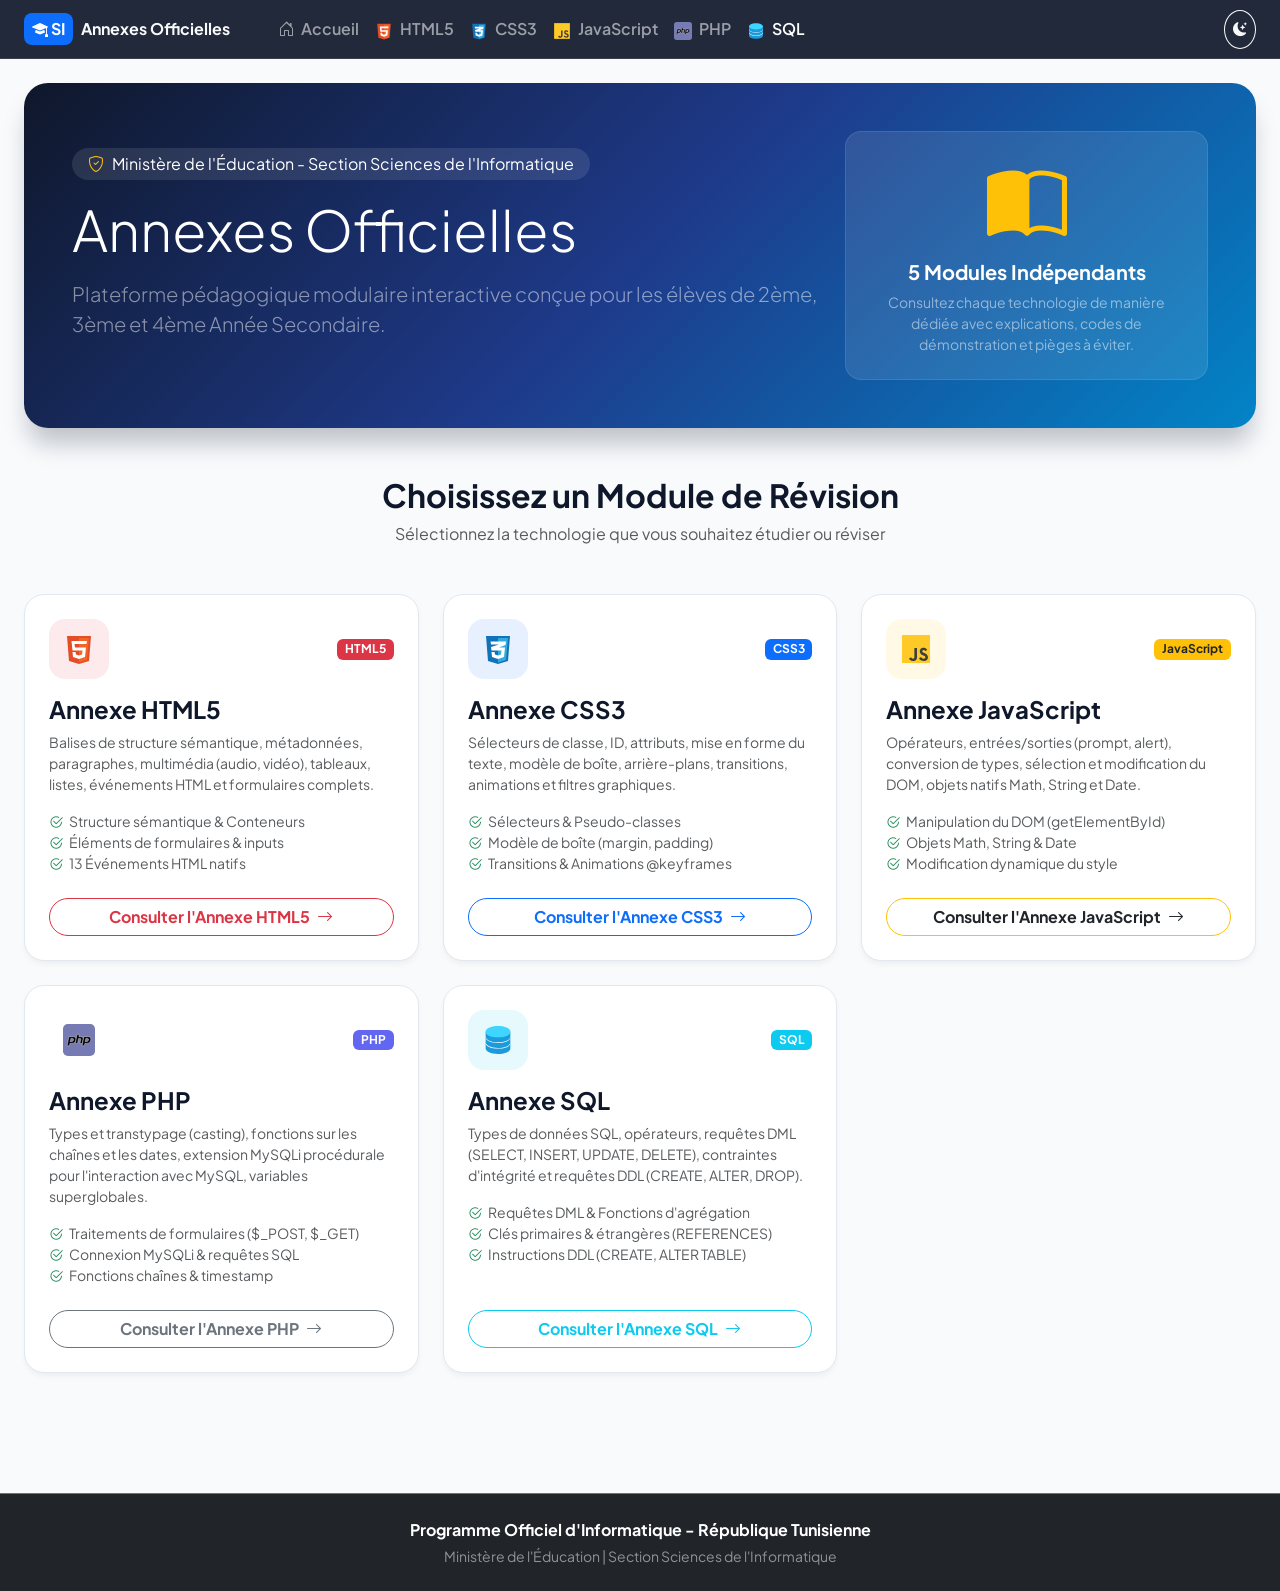
<file: index.html>
<!DOCTYPE html>
<html lang="fr" data-bs-theme="light">

<head>
  <meta charset="UTF-8">
  <meta name="viewport" content="width=device-width, initial-scale=1.0">
  <title>Portail Pédagogique - Section Sciences de l'Informatique (Tunisie)</title>
  <meta name="description"
    content="Plateforme numérique pédagogique officielle du programme tunisien d'informatique : HTML5, CSS3, JavaScript, PHP et SQL.">

  <!-- Bootstrap 5 CSS (Local) -->
  <link href="assets/css/bootstrap.min.css" rel="stylesheet">
  <!-- Bootstrap Icons (Local) -->
  <link href="assets/css/bootstrap-icons.min.css" rel="stylesheet">
  <!-- Google Fonts -->
  <link rel="preconnect" href="https://fonts.googleapis.com">
  <link rel="preconnect" href="https://fonts.gstatic.com" crossorigin>
  <link
    href="https://fonts.googleapis.com/css2?family=Plus+Jakarta+Sans:wght@400;500;600;700;800&family=Fira+Code:wght@400;500;600&display=swap"
    rel="stylesheet">

  <!-- Feuille de style externe -->
  <link rel="stylesheet" href="assets/css/index.css">
</head>

<body>

  <div id="app">
    <!-- Navbar Fixe -->
    <nav class="navbar navbar-expand-lg navbar-dark navbar-custom py-2">
      <div class="container-fluid px-lg-4">
        <a class="navbar-brand d-flex align-items-center gap-2 fw-bold" href="index.html">
          <span class="badge bg-primary fs-6 p-2 rounded-3">
            <i class="bi bi-mortarboard-fill"></i> SI
          </span>
          <span class="fs-6 d-none d-sm-inline text-light">Annexes Officielles</span>
        </a>

        <button class="navbar-toggler" type="button" data-bs-toggle="collapse" data-bs-target="#navMenu">
          <span class="navbar-toggler-icon"></span>
        </button>

        <div class="collapse navbar-collapse" id="navMenu">
          <ul class="navbar-nav me-auto ms-lg-4 mb-2 mb-lg-0 fw-semibold">
            <li class="nav-item"><a class="nav-link" href="index.html"><i class="bi bi-house-door me-1"></i> Accueil</a>
            </li>
            <li class="nav-item"><a class="nav-link" href="html5.html"><img src="assets/img/html-5.svg" alt="HTML5"
                  width="18" height="18" class="me-1"> HTML5</a></li>
            <li class="nav-item"><a class="nav-link" href="css3.html"><img src="assets/img/css-3.svg" alt="CSS3"
                  width="18" height="18" class="me-1"> CSS3</a></li>
            <li class="nav-item"><a class="nav-link" href="js.html"><img src="assets/img/js.svg" alt="JS" width="18"
                  height="18" class="me-1"> JavaScript</a></li>
            <li class="nav-item"><a class="nav-link" href="php.html"><img src="assets/img/php.svg" alt="PHP" width="18"
                  height="18" class="me-1"> PHP</a></li>
            <li class="nav-item"><a class="nav-link active" href="sql.html"><img src="assets/img/database.svg" alt="SQL"
                  width="18" height="18" class="me-1"> SQL</a></li>
          </ul>

          <button class="btn btn-outline-light btn-sm rounded-circle p-2" @click="toggleTheme" title="Changer de thème">
            <i class="bi" :class="isDarkMode ? 'bi-sun-fill' : 'bi-moon-stars-fill'"></i>
          </button>
        </div>
      </div>
    </nav>

    <!-- Main Container -->
    <div class="container-fluid px-lg-4 py-4">

      <!-- Hero Banner -->
      <div class="hero-banner p-4 p-md-5 mb-5 text-center text-md-start">
        <div class="row align-items-center">
          <div class="col-lg-8">
            <div
              class="d-inline-flex align-items-center gap-2 px-3 py-1 bg-white bg-opacity-10 text-white rounded-pill mb-3 text-sm">
              <i class="bi bi-shield-check text-warning"></i> Ministère de l'Éducation - Section Sciences
              de l'Informatique
            </div>
            <h1 class="display-4 fw-extrabold mb-3">Annexes Officielles</h1>
            <p class="lead text-white-50 mb-4">
              Plateforme pédagogique modulaire interactive conçue pour les élèves de 2ème, 3ème et 4ème
              Année Secondaire.
            </p>
          </div>
          <div class="col-lg-4 text-center mt-4 mt-lg-0">
            <div
              class="bg-white bg-opacity-10 backdrop-blur p-4 rounded-4 border border-white border-opacity-10 text-white">
              <i class="bi bi-book-half display-1 text-warning mb-2 d-block"></i>
              <h5 class="fw-bold">5 Modules Indépendants</h5>
              <p class="small text-white-50 m-0">Consultez chaque technologie de manière dédiée avec
                explications, codes de démonstration et pièges à éviter.</p>
            </div>
          </div>
        </div>
      </div>

      <!-- Modules Grid Header -->
      <div class="text-center mb-5">
        <h2 class="fw-bold mb-2">Choisissez un Module de Révision</h2>
        <p class="text-muted">Sélectionnez la technologie que vous souhaitez étudier ou réviser</p>
      </div>

      <!-- Modules Cards Grid -->
      <div class="row g-4 mb-5">

        <!-- HTML5 Card -->
        <div class="col-md-6 col-lg-4">
          <div class="module-card p-4 d-flex flex-column justify-content-between">
            <div>
              <div class="d-flex align-items-center justify-content-between mb-3">
                <div class="icon-box bg-danger bg-opacity-10 text-danger">
                  <img src="assets/img/html-5.svg" alt="HTML5" width="32" height="32">
                </div>
                <span class="badge bg-danger">HTML5</span>
              </div>
              <h4 class="fw-bold mb-2">Annexe HTML5</h4>
              <p class="text-muted small mb-3">
                Balises de structure sémantique, métadonnées, paragraphes, multimédia (audio, vidéo),
                tableaux, listes, événements HTML et formulaires complets.
              </p>
              <ul class="list-unstyled small text-muted mb-4">
                <li><i class="bi bi-check2-circle text-success me-1"></i> Structure sémantique &
                  Conteneurs</li>
                <li><i class="bi bi-check2-circle text-success me-1"></i> Éléments de formulaires &
                  inputs</li>
                <li><i class="bi bi-check2-circle text-success me-1"></i> 13 Événements HTML natifs</li>
              </ul>
            </div>
            <a href="html5.html" class="btn btn-outline-danger w-100 rounded-pill fw-bold">
              Consulter l'Annexe HTML5 <i class="bi bi-arrow-right ms-1"></i>
            </a>
          </div>
        </div>

        <!-- CSS3 Card -->
        <div class="col-md-6 col-lg-4">
          <div class="module-card p-4 d-flex flex-column justify-content-between">
            <div>
              <div class="d-flex align-items-center justify-content-between mb-3">
                <div class="icon-box bg-primary bg-opacity-10 text-primary">
                  <img src="assets/img/css-3.svg" alt="CSS3" width="32" height="32">
                </div>
                <span class="badge bg-primary">CSS3</span>
              </div>
              <h4 class="fw-bold mb-2">Annexe CSS3</h4>
              <p class="text-muted small mb-3">
                Sélecteurs de classe, ID, attributs, mise en forme du texte, modèle de boîte,
                arrière-plans, transitions, animations et filtres graphiques.
              </p>
              <ul class="list-unstyled small text-muted mb-4">
                <li><i class="bi bi-check2-circle text-success me-1"></i> Sélecteurs & Pseudo-classes
                </li>
                <li><i class="bi bi-check2-circle text-success me-1"></i> Modèle de boîte (margin,
                  padding)</li>
                <li><i class="bi bi-check2-circle text-success me-1"></i> Transitions & Animations
                  @keyframes</li>
              </ul>
            </div>
            <a href="css3.html" class="btn btn-outline-primary w-100 rounded-pill fw-bold">
              Consulter l'Annexe CSS3 <i class="bi bi-arrow-right ms-1"></i>
            </a>
          </div>
        </div>

        <!-- JavaScript Card -->
        <div class="col-md-6 col-lg-4">
          <div class="module-card p-4 d-flex flex-column justify-content-between">
            <div>
              <div class="d-flex align-items-center justify-content-between mb-3">
                <div class="icon-box bg-warning bg-opacity-10 text-warning">
                  <img src="assets/img/js.svg" alt="JS" width="32" height="32">
                </div>
                <span class="badge bg-warning text-dark">JavaScript</span>
              </div>
              <h4 class="fw-bold mb-2">Annexe JavaScript</h4>
              <p class="text-muted small mb-3">
                Opérateurs, entrées/sorties (prompt, alert), conversion de types, sélection et
                modification du DOM, objets natifs Math, String et Date.
              </p>
              <ul class="list-unstyled small text-muted mb-4">
                <li><i class="bi bi-check2-circle text-success me-1"></i> Manipulation du DOM
                  (getElementById)</li>
                <li><i class="bi bi-check2-circle text-success me-1"></i> Objets Math, String & Date
                </li>
                <li><i class="bi bi-check2-circle text-success me-1"></i> Modification dynamique du
                  style</li>
              </ul>
            </div>
            <a href="js.html" class="btn btn-outline-warning text-dark w-100 rounded-pill fw-bold">
              Consulter l'Annexe JavaScript <i class="bi bi-arrow-right ms-1"></i>
            </a>
          </div>
        </div>

        <!-- PHP Card -->
        <div class="col-md-6 col-lg-4">
          <div class="module-card p-4 d-flex flex-column justify-content-between">
            <div>
              <div class="d-flex align-items-center justify-content-between mb-3">
                <div class="icon-box bg-indigo bg-opacity-10 text-indigo" style="color: #6366f1;">
                  <img src="assets/img/php.svg" alt="PHP" width="32" height="32">
                </div>
                <span class="badge bg-indigo" style="background-color: #6366f1;">PHP</span>
              </div>
              <h4 class="fw-bold mb-2">Annexe PHP</h4>
              <p class="text-muted small mb-3">
                Types et transtypage (casting), fonctions sur les chaînes et les dates, extension MySQLi
                procédurale pour l'interaction avec MySQL, variables superglobales.
              </p>
              <ul class="list-unstyled small text-muted mb-4">
                <li><i class="bi bi-check2-circle text-success me-1"></i> Traitements de formulaires
                  ($_POST, $_GET)</li>
                <li><i class="bi bi-check2-circle text-success me-1"></i> Connexion MySQLi & requêtes
                  SQL</li>
                <li><i class="bi bi-check2-circle text-success me-1"></i> Fonctions chaînes & timestamp
                </li>
              </ul>
            </div>
            <a href="php.html" class="btn btn-outline-secondary w-100 rounded-pill fw-bold">
              Consulter l'Annexe PHP <i class="bi bi-arrow-right ms-1"></i>
            </a>
          </div>
        </div>

        <!-- SQL Card -->
        <div class="col-md-6 col-lg-4">
          <div class="module-card p-4 d-flex flex-column justify-content-between">
            <div>
              <div class="d-flex align-items-center justify-content-between mb-3">
                <div class="icon-box bg-info bg-opacity-10 text-info">
                  <img src="assets/img/database.svg" alt="SQL" width="32" height="32">
                </div>
                <span class="badge bg-info">SQL</span>
              </div>
              <h4 class="fw-bold mb-2">Annexe SQL</h4>
              <p class="text-muted small mb-3">
                Types de données SQL, opérateurs, requêtes DML (SELECT, INSERT, UPDATE, DELETE),
                contraintes d'intégrité et requêtes DDL (CREATE, ALTER, DROP).
              </p>
              <ul class="list-unstyled small text-muted mb-4">
                <li><i class="bi bi-check2-circle text-success me-1"></i> Requêtes DML & Fonctions
                  d'agrégation</li>
                <li><i class="bi bi-check2-circle text-success me-1"></i> Clés primaires & étrangères
                  (REFERENCES)</li>
                <li><i class="bi bi-check2-circle text-success me-1"></i> Instructions DDL (CREATE,
                  ALTER TABLE)</li>
              </ul>
            </div>
            <a href="sql.html" class="btn btn-outline-info w-100 rounded-pill fw-bold">
              Consulter l'Annexe SQL <i class="bi bi-arrow-right ms-1"></i>
            </a>
          </div>
        </div>

      </div>
    </div>

    <!-- Footer -->
    <footer class="py-4 bg-dark text-white border-top border-secondary mt-5">
      <div class="container text-center">
        <p class="mb-1 fw-bold">Programme Officiel d'Informatique - République Tunisienne</p>
        <p class="small text-white-50 mb-0">Ministère de l'Éducation | Section Sciences de l'Informatique</p>
      </div>
    </footer>
  </div>

  <!-- Bootstrap 5 JS Bundle CDN -->
  <script src="assets/js/bootstrap.bundle.min.js"></script>
  <!-- Vue.js 3 CDN -->
  <script src="assets/js/vue.global.prod.js"></script>

  <script>
    const { createApp } = Vue;
    createApp({
      data() {
        return {
          isDarkMode: false
        };
      },
      methods: {
        toggleTheme() {
          this.isDarkMode = !this.isDarkMode;
          document.documentElement.setAttribute('data-bs-theme', this.isDarkMode ? 'dark' : 'light');
        }
      }
    }).mount('#app');
  </script>
</body>

</html>
</file>
<file: assets/css/index.css>
@import url('global.css');

/* =============================================
   Feuille de style externe pour index.html
   ============================================= */

:root {
  --edu-primary: #1e40af;
  --edu-bg: #f8fafc;
  --edu-card-bg: #ffffff;
  --edu-text: #0f172a;
  --edu-border: #e2e8f0;
}

[data-bs-theme="dark"] {
  --edu-primary: #3b82f6;
  --edu-bg: #0f172a;
  --edu-card-bg: #1e293b;
  --edu-text: #f8fafc;
  --edu-border: #334155;
}
.hero-banner {
  background: linear-gradient(135deg, #0f172a 0%, #1e3a8a 50%, #0284c7 100%);
  color: white;
  border-radius: 1.5rem;
  box-shadow: 0 20px 25px -5px rgba(15, 23, 42, 0.25);
}

.module-card {
  border-radius: 1.25rem;
  background-color: var(--edu-card-bg);
  border: 1px solid var(--edu-border);
  box-shadow: 0 4px 6px -1px rgba(0, 0, 0, 0.05);
  transition: all 0.3s ease;
  height: 100%;
}

.module-card:hover {
  transform: translateY(-6px);
  box-shadow: 0 15px 30px -5px rgba(0, 0, 0, 0.12);
}

.icon-box {
  width: 60px;
  height: 60px;
  border-radius: 1rem;
  display: flex;
  align-items: center;
  justify-content: center;
  font-size: 1.75rem;
}
</file>
